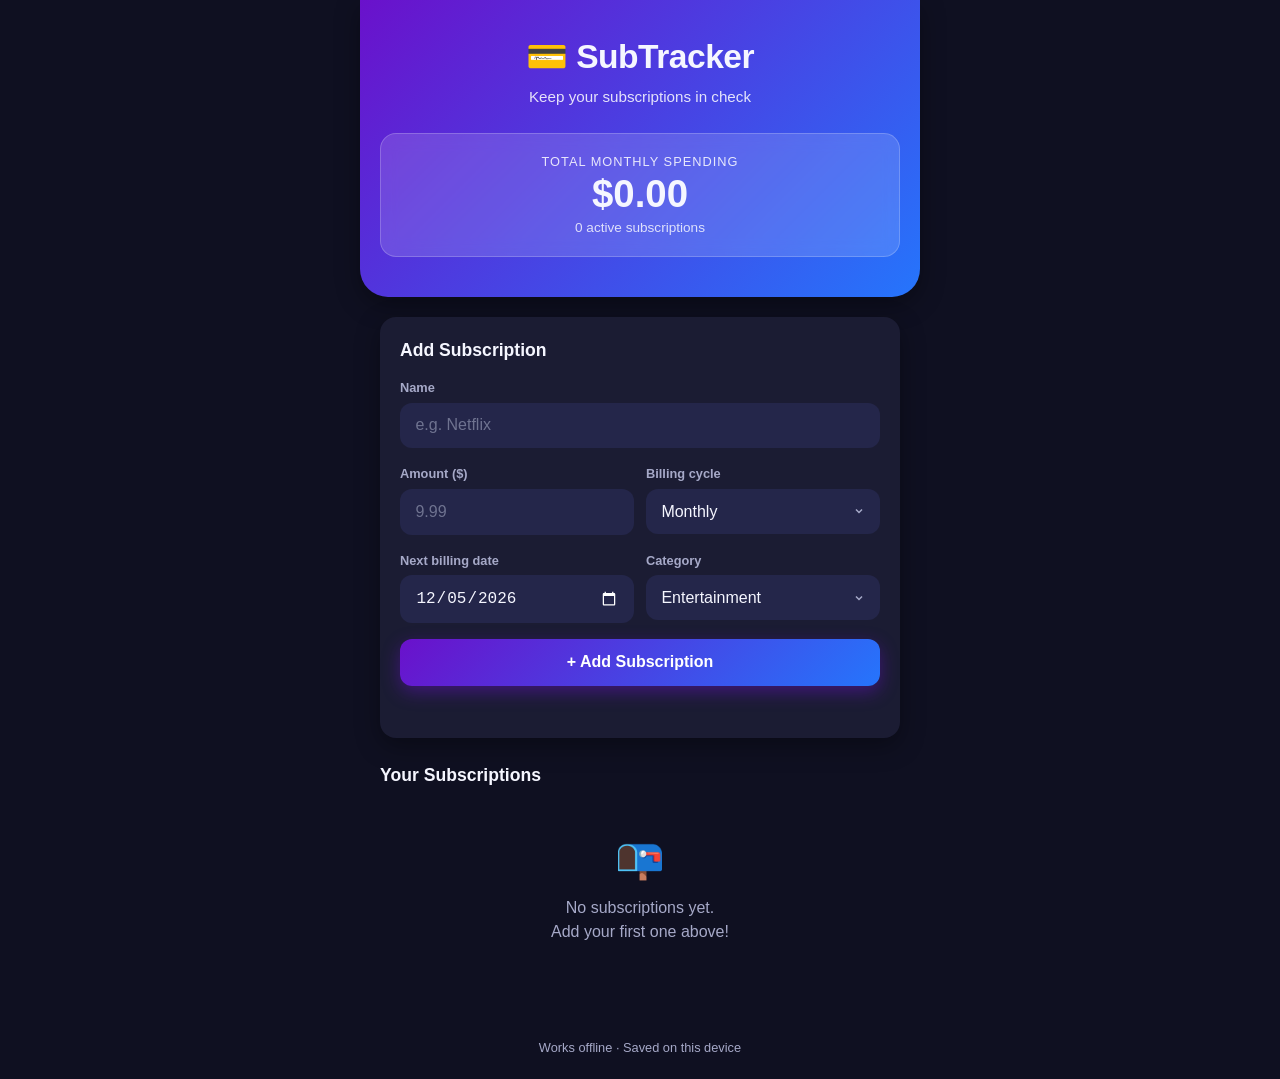
<file: index.html>
<!DOCTYPE html>
<html lang="en">
<head>
  <meta charset="UTF-8" />
  <meta name="viewport" content="width=device-width, initial-scale=1.0, maximum-scale=1.0, user-scalable=no" />
  <meta name="description" content="A simple, beautiful Progressive Web App to track your subscriptions and monthly spending." />

  <!-- PWA theming -->
  <meta name="theme-color" content="#6a11cb" />
  <meta name="apple-mobile-web-app-capable" content="yes" />
  <meta name="apple-mobile-web-app-status-bar-style" content="black-translucent" />
  <meta name="apple-mobile-web-app-title" content="SubTracker" />

  <link rel="manifest" href="manifest.json" />
  <link rel="stylesheet" href="style.css" />

  <title>SubTracker — Subscription Tracker</title>
</head>
<body>
  <!-- ===== App Shell ===== -->
  <div class="app">

    <!-- Header + total spending summary -->
    <header class="header">
      <h1 class="header__title">💳 SubTracker</h1>
      <p class="header__subtitle">Keep your subscriptions in check</p>

      <div class="summary" aria-live="polite">
        <span class="summary__label">Total Monthly Spending</span>
        <span class="summary__amount" id="totalAmount">$0.00</span>
        <span class="summary__count" id="subCount">0 active subscriptions</span>
      </div>
    </header>

    <!-- Main content -->
    <main class="main">

      <!-- Add subscription form -->
      <section class="card form-card" aria-label="Add a subscription">
        <h2 class="section-title">Add Subscription</h2>
        <form id="subForm" class="form" novalidate>
          <div class="form__group">
            <label for="name">Name</label>
            <input type="text" id="name" name="name" placeholder="e.g. Netflix" maxlength="40" required />
          </div>

          <div class="form__row">
            <div class="form__group">
              <label for="amount">Amount ($)</label>
              <input type="number" id="amount" name="amount" placeholder="9.99" min="0" step="0.01" required />
            </div>

            <div class="form__group">
              <label for="cycle">Billing cycle</label>
              <select id="cycle" name="cycle">
                <option value="monthly">Monthly</option>
                <option value="yearly">Yearly</option>
                <option value="weekly">Weekly</option>
              </select>
            </div>
          </div>

          <div class="form__row">
            <div class="form__group">
              <label for="billingDate">Next billing date</label>
              <input type="date" id="billingDate" name="billingDate" required />
            </div>

            <div class="form__group">
              <label for="category">Category</label>
              <select id="category" name="category">
                <option value="Entertainment">Entertainment</option>
                <option value="Work">Work</option>
                <option value="Health">Health</option>
                <option value="Music">Music</option>
                <option value="Education">Education</option>
                <option value="Shopping">Shopping</option>
                <option value="Other">Other</option>
              </select>
            </div>
          </div>

          <button type="submit" class="btn btn--primary">+ Add Subscription</button>
          <p class="form__error" id="formError" role="alert"></p>
        </form>
      </section>

      <!-- Subscriptions list -->
      <section aria-label="Your subscriptions">
        <h2 class="section-title section-title--list">Your Subscriptions</h2>

        <!-- Empty state -->
        <div class="empty" id="emptyState">
          <span class="empty__icon">📭</span>
          <p>No subscriptions yet.<br />Add your first one above!</p>
        </div>

        <!-- Cards injected here by JS -->
        <ul class="sub-list" id="subList"></ul>
      </section>
    </main>

    <footer class="footer">
      <p>Works offline · Saved on this device</p>
    </footer>
  </div>

  <script src="app.js"></script>
</body>
</html>
</file>
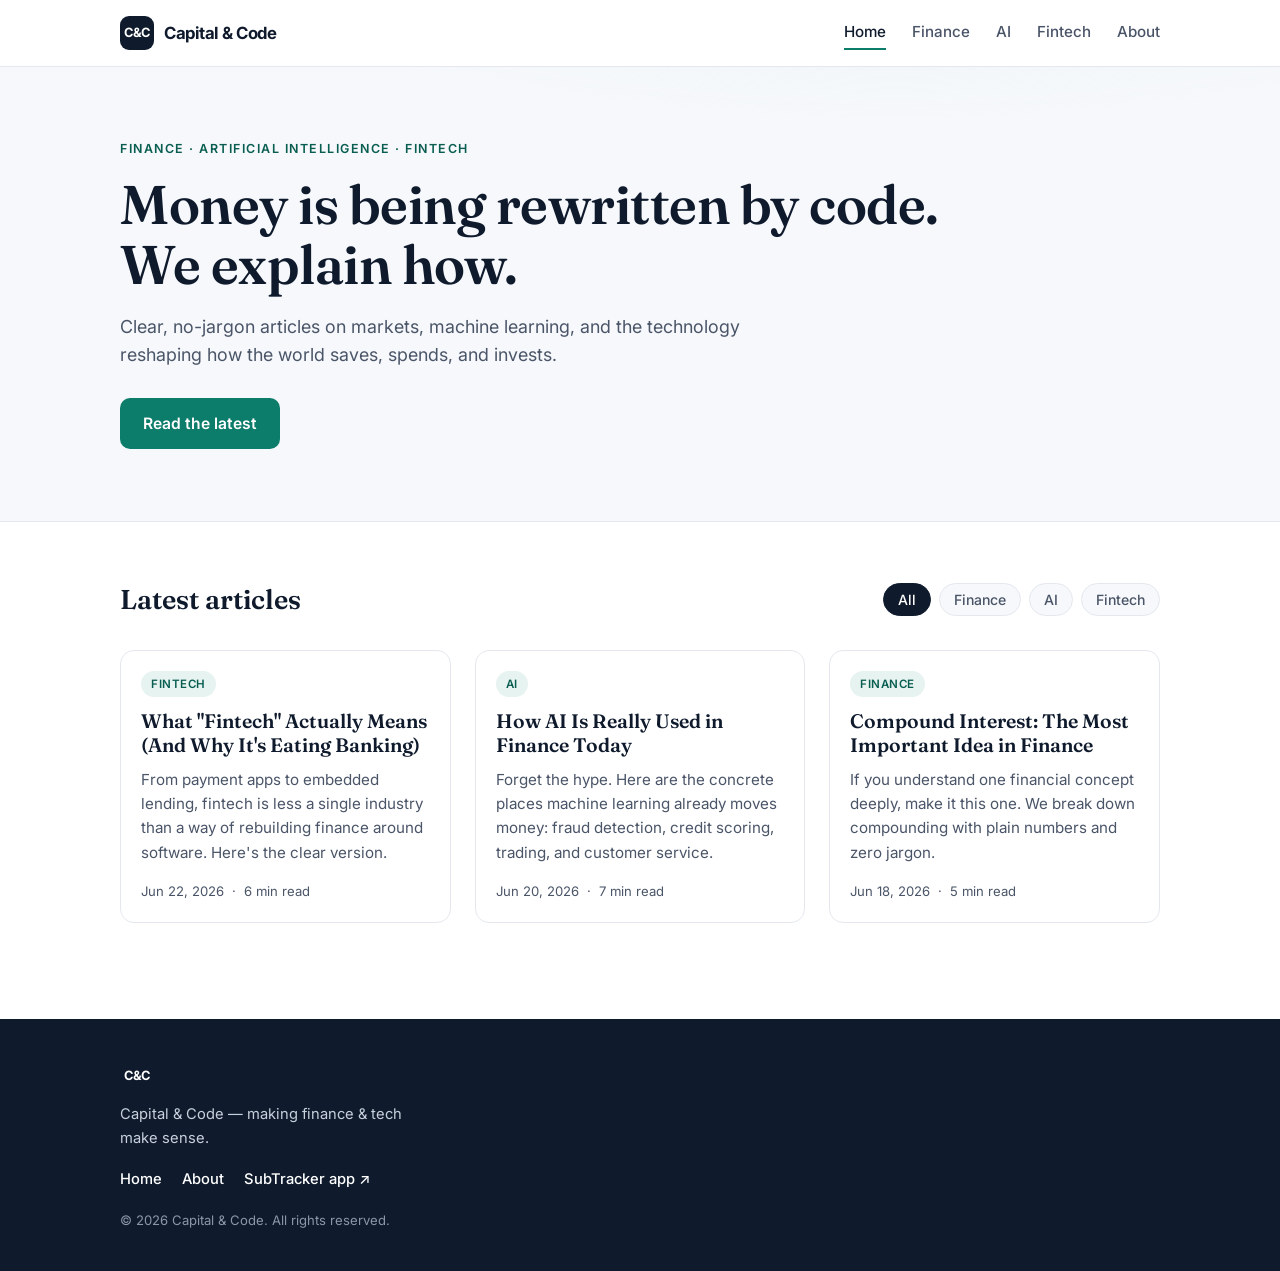
<file: site/index.html>
<!DOCTYPE html>
<html lang="en">
<head>
  <meta charset="UTF-8" />
  <meta name="viewport" content="width=device-width, initial-scale=1.0" />

  <!-- ===== SEO / Social meta ===== -->
  <title>Capital &amp; Code — Finance, AI &amp; Fintech, explained clearly</title>
  <meta name="description" content="Capital & Code publishes clear, practical articles on finance, artificial intelligence, and the fintech reshaping how money works." />

  <!-- Open Graph: controls how the link looks when shared on social/chat -->
  <meta property="og:type" content="website" />
  <meta property="og:title" content="Capital & Code — Finance, AI & Fintech, explained clearly" />
  <meta property="og:description" content="Clear, no-jargon articles on markets, machine learning, and the technology reshaping money." />
  <meta name="twitter:card" content="summary_large_image" />

  <!-- ===== Fonts: a readable serif for reading, clean sans for UI ===== -->
  <link rel="preconnect" href="https://fonts.googleapis.com" />
  <link rel="preconnect" href="https://fonts.gstatic.com" crossorigin />
  <link href="https://fonts.googleapis.com/css2?family=Fraunces:opsz,wght@9..144,400;9..144,600&family=Inter:wght@400;500;600;700&display=swap" rel="stylesheet" />

  <link rel="stylesheet" href="css/style.css" />
</head>
<body>

  <!-- ============ HEADER / NAV ============ -->
  <header class="site-header">
    <div class="container header-inner">
      <a class="brand" href="index.html">
        <span class="brand-mark">C&amp;C</span>
        <span class="brand-name">Capital &amp; Code</span>
      </a>

      <nav class="main-nav" aria-label="Primary">
        <a href="index.html" class="nav-link is-active">Home</a>
        <a href="index.html#finance" class="nav-link" data-category="Finance">Finance</a>
        <a href="index.html#ai" class="nav-link" data-category="AI">AI</a>
        <a href="index.html#fintech" class="nav-link" data-category="Fintech">Fintech</a>
        <a href="about.html" class="nav-link">About</a>
      </nav>

      <button class="nav-toggle" aria-label="Toggle menu" aria-expanded="false">
        <span></span><span></span><span></span>
      </button>
    </div>
  </header>

  <!-- ============ HERO ============ -->
  <section class="hero">
    <div class="container">
      <p class="hero-eyebrow">Finance · Artificial Intelligence · Fintech</p>
      <h1 class="hero-title">Money is being rewritten by code.<br />We explain how.</h1>
      <p class="hero-sub">
        Clear, no-jargon articles on markets, machine learning, and the technology
        reshaping how the world saves, spends, and invests.
      </p>
      <a href="#articles" class="btn btn-primary">Read the latest</a>
    </div>
  </section>

  <!-- ============ ARTICLES (populated by JS in Step 2 & 3) ============ -->
  <main id="articles" class="container section">
    <div class="section-head">
      <h2 class="section-title">Latest articles</h2>

      <!-- Category filter buttons (wired up in Step 3) -->
      <div class="filters" role="tablist" aria-label="Filter articles by category">
        <button class="filter is-active" data-filter="all">All</button>
        <button class="filter" data-filter="Finance">Finance</button>
        <button class="filter" data-filter="AI">AI</button>
        <button class="filter" data-filter="Fintech">Fintech</button>
      </div>
    </div>

    <!-- Article cards get injected here -->
    <div id="article-grid" class="article-grid">
      <p class="loading">Loading articles…</p>
    </div>
  </main>

  <!-- ============ FOOTER ============ -->
  <footer class="site-footer">
    <div class="container footer-inner">
      <div>
        <span class="brand-mark">C&amp;C</span>
        <p class="footer-tagline">Capital &amp; Code — making finance &amp; tech make sense.</p>
      </div>
      <nav class="footer-nav" aria-label="Footer">
        <a href="index.html">Home</a>
        <a href="about.html">About</a>
        <a href="../index.html">SubTracker app ↗</a>
      </nav>
      <p class="footer-copy">© <span id="year"></span> Capital &amp; Code. All rights reserved.</p>
    </div>
  </footer>

  <!-- App logic comes in Step 2 -->
  <script src="js/app.js" defer></script>
</body>
</html>
</file>
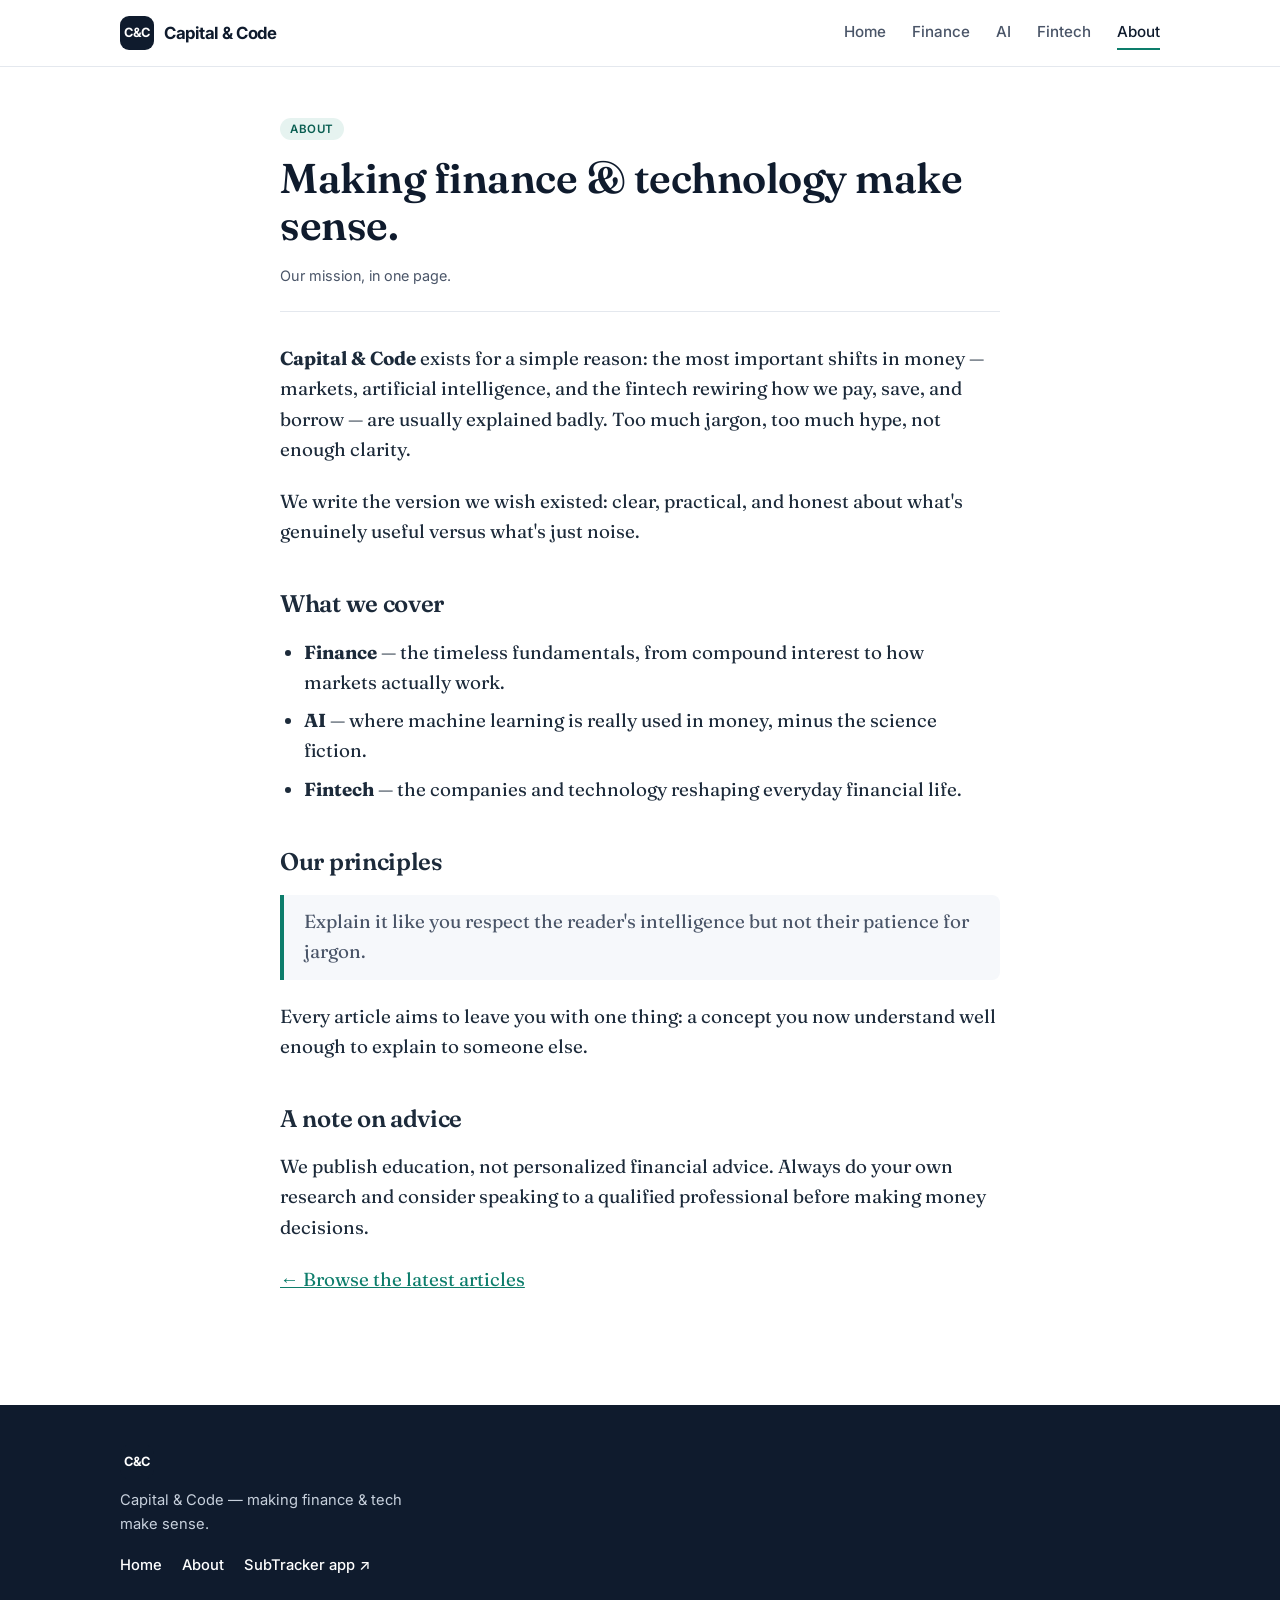
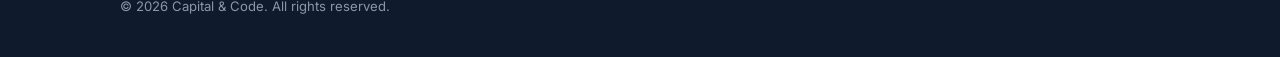
<file: site/about.html>
<!DOCTYPE html>
<html lang="en">
<head>
  <meta charset="UTF-8" />
  <meta name="viewport" content="width=device-width, initial-scale=1.0" />

  <title>About — Capital &amp; Code</title>
  <meta name="description" content="Capital & Code explains finance, AI, and fintech in plain language — no jargon, no hype, just clarity." />

  <!-- Open Graph / social preview -->
  <meta property="og:type" content="website" />
  <meta property="og:title" content="About — Capital & Code" />
  <meta property="og:description" content="Finance, AI, and fintech explained in plain language." />

  <link rel="preconnect" href="https://fonts.googleapis.com" />
  <link rel="preconnect" href="https://fonts.gstatic.com" crossorigin />
  <link href="https://fonts.googleapis.com/css2?family=Fraunces:opsz,wght@9..144,400;9..144,600&family=Inter:wght@400;500;600;700&display=swap" rel="stylesheet" />
  <link rel="stylesheet" href="css/style.css" />
</head>
<body>

  <header class="site-header">
    <div class="container header-inner">
      <a class="brand" href="index.html">
        <span class="brand-mark">C&amp;C</span>
        <span class="brand-name">Capital &amp; Code</span>
      </a>
      <nav class="main-nav" aria-label="Primary">
        <a href="index.html" class="nav-link">Home</a>
        <a href="index.html#Finance" class="nav-link">Finance</a>
        <a href="index.html#AI" class="nav-link">AI</a>
        <a href="index.html#Fintech" class="nav-link">Fintech</a>
        <a href="about.html" class="nav-link is-active">About</a>
      </nav>
      <button class="nav-toggle" aria-label="Toggle menu" aria-expanded="false">
        <span></span><span></span><span></span>
      </button>
    </div>
  </header>

  <main class="container">
    <article class="article-wrap">
      <header class="article-head">
        <span class="tag">About</span>
        <h1>Making finance &amp; technology make sense.</h1>
        <p class="article-meta">Our mission, in one page.</p>
      </header>

      <div class="article-body">
        <p><strong>Capital &amp; Code</strong> exists for a simple reason: the most important shifts in money — markets, artificial intelligence, and the fintech rewiring how we pay, save, and borrow — are usually explained badly. Too much jargon, too much hype, not enough clarity.</p>

        <p>We write the version we wish existed: clear, practical, and honest about what's genuinely useful versus what's just noise.</p>

        <h2>What we cover</h2>
        <ul>
          <li><strong>Finance</strong> — the timeless fundamentals, from compound interest to how markets actually work.</li>
          <li><strong>AI</strong> — where machine learning is really used in money, minus the science fiction.</li>
          <li><strong>Fintech</strong> — the companies and technology reshaping everyday financial life.</li>
        </ul>

        <h2>Our principles</h2>
        <blockquote>Explain it like you respect the reader's intelligence but not their patience for jargon.</blockquote>
        <p>Every article aims to leave you with one thing: a concept you now understand well enough to explain to someone else.</p>

        <h2>A note on advice</h2>
        <p>We publish education, not personalized financial advice. Always do your own research and consider speaking to a qualified professional before making money decisions.</p>

        <p><a href="index.html">← Browse the latest articles</a></p>
      </div>
    </article>
  </main>

  <footer class="site-footer">
    <div class="container footer-inner">
      <div>
        <span class="brand-mark">C&amp;C</span>
        <p class="footer-tagline">Capital &amp; Code — making finance &amp; tech make sense.</p>
      </div>
      <nav class="footer-nav" aria-label="Footer">
        <a href="index.html">Home</a>
        <a href="about.html">About</a>
        <a href="../index.html">SubTracker app ↗</a>
      </nav>
      <p class="footer-copy">© <span id="year"></span> Capital &amp; Code. All rights reserved.</p>
    </div>
  </footer>

  <script src="js/app.js" defer></script>
</body>
</html>
</file>
<file: style.css>
/* ============================================================
   SubTracker — Subscription Tracker PWA
   Mobile-first, gradient theme, accessible & responsive
   ============================================================ */

/* ----- Design tokens ----- */
:root {
  --grad-start: #6a11cb;
  --grad-end: #2575fc;
  --bg: #0f1021;
  --surface: #1b1c33;
  --surface-2: #24264a;
  --text: #f5f6ff;
  --text-muted: #a6a9c8;
  --danger: #ff4d6d;
  --radius: 16px;
  --shadow: 0 8px 24px rgba(0, 0, 0, 0.35);
  --transition: 0.2s ease;

  /* Category colors */
  --cat-Entertainment: #ff6b6b;
  --cat-Work: #4dabf7;
  --cat-Health: #51cf66;
  --cat-Music: #cc5de8;
  --cat-Education: #ffd43b;
  --cat-Shopping: #ff922b;
  --cat-Other: #868e96;
}

/* ----- Reset ----- */
*,
*::before,
*::after {
  box-sizing: border-box;
  margin: 0;
  padding: 0;
}

html {
  -webkit-text-size-adjust: 100%;
}

body {
  font-family: -apple-system, BlinkMacSystemFont, "Segoe UI", Roboto, Helvetica,
    Arial, sans-serif;
  background: var(--bg);
  color: var(--text);
  line-height: 1.5;
  min-height: 100vh;
  -webkit-font-smoothing: antialiased;
}

/* ----- App shell ----- */
.app {
  max-width: 560px;
  margin: 0 auto;
  min-height: 100vh;
  display: flex;
  flex-direction: column;
}

/* ----- Header ----- */
.header {
  background: linear-gradient(135deg, var(--grad-start), var(--grad-end));
  padding: 2rem 1.25rem 2.5rem;
  border-radius: 0 0 28px 28px;
  text-align: center;
  box-shadow: var(--shadow);
}

.header__title {
  font-size: 1.8rem;
  font-weight: 800;
  letter-spacing: -0.5px;
}

.header__subtitle {
  color: rgba(255, 255, 255, 0.85);
  font-size: 0.95rem;
  margin-top: 0.25rem;
}

/* ----- Summary card ----- */
.summary {
  margin-top: 1.5rem;
  background: rgba(255, 255, 255, 0.14);
  backdrop-filter: blur(8px);
  -webkit-backdrop-filter: blur(8px);
  border: 1px solid rgba(255, 255, 255, 0.2);
  border-radius: var(--radius);
  padding: 1.1rem;
  display: flex;
  flex-direction: column;
  gap: 0.15rem;
}

.summary__label {
  font-size: 0.8rem;
  text-transform: uppercase;
  letter-spacing: 1px;
  color: rgba(255, 255, 255, 0.85);
}

.summary__amount {
  font-size: 2.4rem;
  font-weight: 800;
  line-height: 1.1;
}

.summary__count {
  font-size: 0.85rem;
  color: rgba(255, 255, 255, 0.8);
}

/* ----- Main ----- */
.main {
  flex: 1;
  padding: 1.25rem;
  display: flex;
  flex-direction: column;
  gap: 1.5rem;
}

.section-title {
  font-size: 1.1rem;
  font-weight: 700;
  margin-bottom: 0.9rem;
}

.section-title--list {
  margin-bottom: 0;
}

/* ----- Cards ----- */
.card {
  background: var(--surface);
  border-radius: var(--radius);
  padding: 1.25rem;
  box-shadow: var(--shadow);
}

/* ----- Form ----- */
.form {
  display: flex;
  flex-direction: column;
  gap: 1rem;
}

.form__row {
  display: flex;
  gap: 0.75rem;
}

.form__group {
  display: flex;
  flex-direction: column;
  gap: 0.35rem;
  flex: 1;
}

.form__group label {
  font-size: 0.8rem;
  color: var(--text-muted);
  font-weight: 600;
}

.form input,
.form select {
  width: 100%;
  background: var(--surface-2);
  border: 1px solid transparent;
  border-radius: 12px;
  padding: 0.8rem 0.9rem;
  color: var(--text);
  font-size: 1rem;
  transition: border-color var(--transition), box-shadow var(--transition);
  appearance: none;
}

.form input::placeholder {
  color: #6f7390;
}

.form input:focus,
.form select:focus {
  outline: none;
  border-color: var(--grad-end);
  box-shadow: 0 0 0 3px rgba(37, 117, 252, 0.25);
}

/* Make native date/select controls readable on dark bg */
.form input[type="date"] {
  color-scheme: dark;
}

.form select {
  background-image: url("data:image/svg+xml;utf8,<svg xmlns='http://www.w3.org/2000/svg' width='12' height='12' viewBox='0 0 24 24' fill='none' stroke='%23a6a9c8' stroke-width='3'><path d='M6 9l6 6 6-6'/></svg>");
  background-repeat: no-repeat;
  background-position: right 0.9rem center;
  padding-right: 2.2rem;
}

.form__error {
  color: var(--danger);
  font-size: 0.85rem;
  min-height: 1rem;
}

/* ----- Buttons ----- */
.btn {
  border: none;
  border-radius: 12px;
  padding: 0.9rem 1rem;
  font-size: 1rem;
  font-weight: 700;
  cursor: pointer;
  transition: transform var(--transition), opacity var(--transition);
  color: #fff;
}

.btn:active {
  transform: scale(0.98);
}

.btn--primary {
  background: linear-gradient(135deg, var(--grad-start), var(--grad-end));
  box-shadow: 0 6px 18px rgba(106, 17, 203, 0.45);
}

/* ----- Subscription list ----- */
.sub-list {
  list-style: none;
  display: flex;
  flex-direction: column;
  gap: 0.85rem;
  margin-top: 0.9rem;
}

.sub-item {
  background: var(--surface);
  border-radius: var(--radius);
  padding: 1rem 1.1rem;
  display: flex;
  align-items: center;
  gap: 0.9rem;
  box-shadow: var(--shadow);
  border-left: 5px solid var(--cat-Other);
  animation: pop 0.25s ease;
}

@keyframes pop {
  from {
    opacity: 0;
    transform: translateY(6px);
  }
  to {
    opacity: 1;
    transform: translateY(0);
  }
}

.sub-item__icon {
  width: 46px;
  height: 46px;
  flex-shrink: 0;
  border-radius: 12px;
  display: grid;
  place-items: center;
  font-size: 1.3rem;
  font-weight: 800;
  color: #fff;
}

.sub-item__body {
  flex: 1;
  min-width: 0;
}

.sub-item__name {
  font-weight: 700;
  font-size: 1.05rem;
  white-space: nowrap;
  overflow: hidden;
  text-overflow: ellipsis;
}

.sub-item__meta {
  font-size: 0.8rem;
  color: var(--text-muted);
  display: flex;
  align-items: center;
  gap: 0.5rem;
  flex-wrap: wrap;
  margin-top: 0.15rem;
}

.badge {
  display: inline-block;
  padding: 0.12rem 0.55rem;
  border-radius: 999px;
  font-size: 0.72rem;
  font-weight: 700;
  color: #fff;
}

.sub-item__right {
  text-align: right;
  display: flex;
  flex-direction: column;
  align-items: flex-end;
  gap: 0.4rem;
}

.sub-item__amount {
  font-weight: 800;
  font-size: 1.05rem;
}

.sub-item__cycle {
  font-size: 0.72rem;
  color: var(--text-muted);
}

.btn-delete {
  background: transparent;
  border: none;
  color: var(--danger);
  font-size: 1.3rem;
  line-height: 1;
  cursor: pointer;
  padding: 0.2rem;
  border-radius: 8px;
  transition: background var(--transition);
}

.btn-delete:hover,
.btn-delete:focus {
  background: rgba(255, 77, 109, 0.15);
  outline: none;
}

/* ----- Empty state ----- */
.empty {
  text-align: center;
  color: var(--text-muted);
  padding: 2.5rem 1rem;
}

.empty__icon {
  font-size: 2.5rem;
  display: block;
  margin-bottom: 0.5rem;
}

.empty.hidden {
  display: none;
}

/* ----- Footer ----- */
.footer {
  text-align: center;
  padding: 1.25rem;
  color: var(--text-muted);
  font-size: 0.8rem;
}

/* ----- Larger screens ----- */
@media (min-width: 480px) {
  .header__title {
    font-size: 2.1rem;
  }
}
</file>
<file: site/css/style.css>
/* ============================================================
   Capital & Code — stylesheet
   Organised top-to-bottom: variables → base → layout →
   components → article page → responsive.
   ============================================================ */

/* ---------- 1. Design tokens (change the brand here) ---------- */
:root {
  --ink:        #0f1b2d;   /* near-black navy for text       */
  --ink-soft:   #4a5568;   /* secondary text                 */
  --paper:      #ffffff;   /* page background                */
  --paper-2:    #f6f8fb;   /* subtle section background      */
  --line:       #e4e8ee;   /* hairline borders               */
  --accent:     #0d7d6b;   /* fintech teal-green (primary)   */
  --accent-ink: #095e51;   /* darker accent for hover        */
  --accent-soft:#e6f3f0;   /* accent tint for tags           */

  --maxw: 1080px;
  --radius: 14px;
  --shadow: 0 1px 2px rgba(15,27,45,.06), 0 8px 24px rgba(15,27,45,.06);

  --font-ui:   'Inter', system-ui, -apple-system, Segoe UI, Roboto, sans-serif;
  --font-read: 'Fraunces', Georgia, 'Times New Roman', serif;
}

/* ---------- 2. Base / reset ---------- */
* { box-sizing: border-box; margin: 0; padding: 0; }

html { scroll-behavior: smooth; }

body {
  font-family: var(--font-ui);
  color: var(--ink);
  background: var(--paper);
  line-height: 1.6;
  -webkit-font-smoothing: antialiased;
}

a { color: var(--accent); text-decoration: none; }
a:hover { color: var(--accent-ink); }

img { max-width: 100%; display: block; }

.container {
  width: 100%;
  max-width: var(--maxw);
  margin-inline: auto;
  padding-inline: 20px;
}

.section { padding-block: 56px; }

/* ---------- 3. Header / nav ---------- */
.site-header {
  position: sticky;
  top: 0;
  z-index: 50;
  background: rgba(255,255,255,.85);
  backdrop-filter: blur(10px);
  border-bottom: 1px solid var(--line);
}
.header-inner {
  display: flex;
  align-items: center;
  justify-content: space-between;
  height: 66px;
}
.brand { display: flex; align-items: center; gap: 10px; color: var(--ink); }
.brand-mark {
  display: inline-grid;
  place-items: center;
  width: 34px; height: 34px;
  background: var(--ink);
  color: #fff;
  font-weight: 700;
  border-radius: 9px;
  font-size: .8rem;
  letter-spacing: -.5px;
}
.brand-name { font-weight: 700; font-size: 1.05rem; letter-spacing: -.3px; }

.main-nav { display: flex; gap: 26px; }
.nav-link {
  color: var(--ink-soft);
  font-weight: 500;
  font-size: .95rem;
  padding-block: 4px;
  border-bottom: 2px solid transparent;
}
.nav-link:hover { color: var(--ink); }
.nav-link.is-active { color: var(--ink); border-bottom-color: var(--accent); }

.nav-toggle {
  display: none;
  flex-direction: column;
  gap: 5px;
  background: none; border: none; cursor: pointer; padding: 6px;
}
.nav-toggle span { width: 22px; height: 2px; background: var(--ink); border-radius: 2px; }

/* ---------- 4. Hero ---------- */
.hero {
  background:
    radial-gradient(1200px 400px at 70% -50%, var(--accent-soft), transparent 70%),
    var(--paper-2);
  border-bottom: 1px solid var(--line);
  padding-block: 72px;
}
.hero-eyebrow {
  text-transform: uppercase;
  letter-spacing: 1.5px;
  font-size: .78rem;
  font-weight: 600;
  color: var(--accent-ink);
  margin-bottom: 16px;
}
.hero-title {
  font-family: var(--font-read);
  font-weight: 600;
  font-size: clamp(2rem, 5vw, 3.4rem);
  line-height: 1.1;
  letter-spacing: -.5px;
  margin-bottom: 18px;
}
.hero-sub {
  font-size: 1.12rem;
  color: var(--ink-soft);
  max-width: 620px;
  margin-bottom: 28px;
}

/* ---------- 5. Buttons ---------- */
.btn {
  display: inline-block;
  font-weight: 600;
  font-size: .98rem;
  padding: 12px 22px;
  border-radius: 10px;
  cursor: pointer;
  border: 1px solid transparent;
  transition: transform .08s ease, background .2s ease;
}
.btn:active { transform: translateY(1px); }
.btn-primary { background: var(--accent); color: #fff; }
.btn-primary:hover { background: var(--accent-ink); color: #fff; }

/* ---------- 6. Section head + filters ---------- */
.section-head {
  display: flex;
  align-items: center;
  justify-content: space-between;
  flex-wrap: wrap;
  gap: 16px;
  margin-bottom: 28px;
}
.section-title {
  font-family: var(--font-read);
  font-weight: 600;
  font-size: 1.7rem;
}
.filters { display: flex; gap: 8px; flex-wrap: wrap; }
.filter {
  font-family: var(--font-ui);
  font-size: .88rem;
  font-weight: 500;
  color: var(--ink-soft);
  background: var(--paper-2);
  border: 1px solid var(--line);
  padding: 7px 14px;
  border-radius: 999px;
  cursor: pointer;
  transition: all .15s ease;
}
.filter:hover { color: var(--ink); border-color: #cfd6df; }
.filter.is-active { background: var(--ink); color: #fff; border-color: var(--ink); }

/* ---------- 7. Article grid + cards ---------- */
.article-grid {
  display: grid;
  grid-template-columns: repeat(3, 1fr);
  gap: 24px;
}
.card {
  display: flex;
  flex-direction: column;
  background: var(--paper);
  border: 1px solid var(--line);
  border-radius: var(--radius);
  overflow: hidden;
  transition: transform .15s ease, box-shadow .15s ease;
}
.card:hover { transform: translateY(-3px); box-shadow: var(--shadow); }
.card-body { padding: 20px; display: flex; flex-direction: column; flex: 1; }
.tag {
  align-self: flex-start;
  font-size: .72rem;
  font-weight: 600;
  text-transform: uppercase;
  letter-spacing: .5px;
  color: var(--accent-ink);
  background: var(--accent-soft);
  padding: 4px 10px;
  border-radius: 999px;
  margin-bottom: 12px;
}
.card-title {
  font-family: var(--font-read);
  font-weight: 600;
  font-size: 1.22rem;
  line-height: 1.25;
  color: var(--ink);
  margin-bottom: 10px;
}
.card-excerpt { color: var(--ink-soft); font-size: .95rem; margin-bottom: 16px; }
.card-meta {
  margin-top: auto;
  font-size: .82rem;
  color: var(--ink-soft);
  display: flex;
  gap: 8px;
  align-items: center;
}
.loading, .empty { color: var(--ink-soft); grid-column: 1 / -1; padding: 30px 0; }

/* ---------- 8. Footer ---------- */
.site-footer {
  margin-top: 40px;
  background: var(--ink);
  color: #c7d0dc;
  padding-block: 40px;
}
.footer-inner { display: flex; flex-direction: column; gap: 18px; }
.footer-tagline { margin-top: 10px; max-width: 320px; font-size: .92rem; }
.footer-nav { display: flex; gap: 20px; flex-wrap: wrap; }
.footer-nav a { color: #fff; font-weight: 500; font-size: .92rem; }
.footer-nav a:hover { color: var(--accent-soft); }
.footer-copy { font-size: .82rem; color: #8b97a8; }

/* ---------- 9. Article reading page (used in Step 2) ---------- */
.article-wrap { max-width: 720px; margin-inline: auto; padding-block: 48px; }
.article-head { margin-bottom: 32px; border-bottom: 1px solid var(--line); padding-bottom: 24px; }
.article-head h1 {
  font-family: var(--font-read);
  font-weight: 600;
  font-size: clamp(1.8rem, 4vw, 2.6rem);
  line-height: 1.15;
  letter-spacing: -.5px;
  margin: 14px 0;
}
.article-meta { color: var(--ink-soft); font-size: .9rem; }
.back-link { font-size: .9rem; font-weight: 500; display: inline-block; margin-bottom: 24px; }

/* Rendered markdown body */
.article-body { font-family: var(--font-read); font-size: 1.18rem; color: #1c2a3a; }
.article-body p { margin-bottom: 22px; }
.article-body h2 {
  font-weight: 600; font-size: 1.5rem; margin: 38px 0 14px; letter-spacing: -.3px;
}
.article-body h3 { font-weight: 600; font-size: 1.2rem; margin: 28px 0 10px; }
.article-body ul, .article-body ol { margin: 0 0 22px 24px; }
.article-body li { margin-bottom: 8px; }
.article-body blockquote {
  border-left: 4px solid var(--accent);
  background: var(--paper-2);
  padding: 12px 20px;
  margin: 0 0 22px;
  border-radius: 0 8px 8px 0;
  color: var(--ink-soft);
}
.article-body code {
  font-family: ui-monospace, SFMono-Regular, Menlo, monospace;
  background: var(--paper-2);
  padding: 2px 6px;
  border-radius: 6px;
  font-size: .9em;
}
.article-body pre {
  background: var(--ink);
  color: #e6edf3;
  padding: 18px;
  border-radius: 10px;
  overflow-x: auto;
  margin-bottom: 22px;
}
.article-body pre code { background: none; padding: 0; color: inherit; }
.article-body a { text-decoration: underline; }
.article-body img { border-radius: 10px; margin: 8px 0 22px; }

/* ---------- 10. Responsive ---------- */
@media (max-width: 860px) {
  .article-grid { grid-template-columns: repeat(2, 1fr); }
}
@media (max-width: 640px) {
  .article-grid { grid-template-columns: 1fr; }
  .main-nav {
    position: absolute;
    top: 66px; left: 0; right: 0;
    flex-direction: column;
    gap: 0;
    background: var(--paper);
    border-bottom: 1px solid var(--line);
    padding: 8px 20px 16px;
    display: none;
  }
  .main-nav.is-open { display: flex; }
  .nav-link { padding: 12px 0; border-bottom: 1px solid var(--line); }
  .nav-link.is-active { border-bottom-color: var(--line); }
  .nav-toggle { display: flex; }
}
</file>
